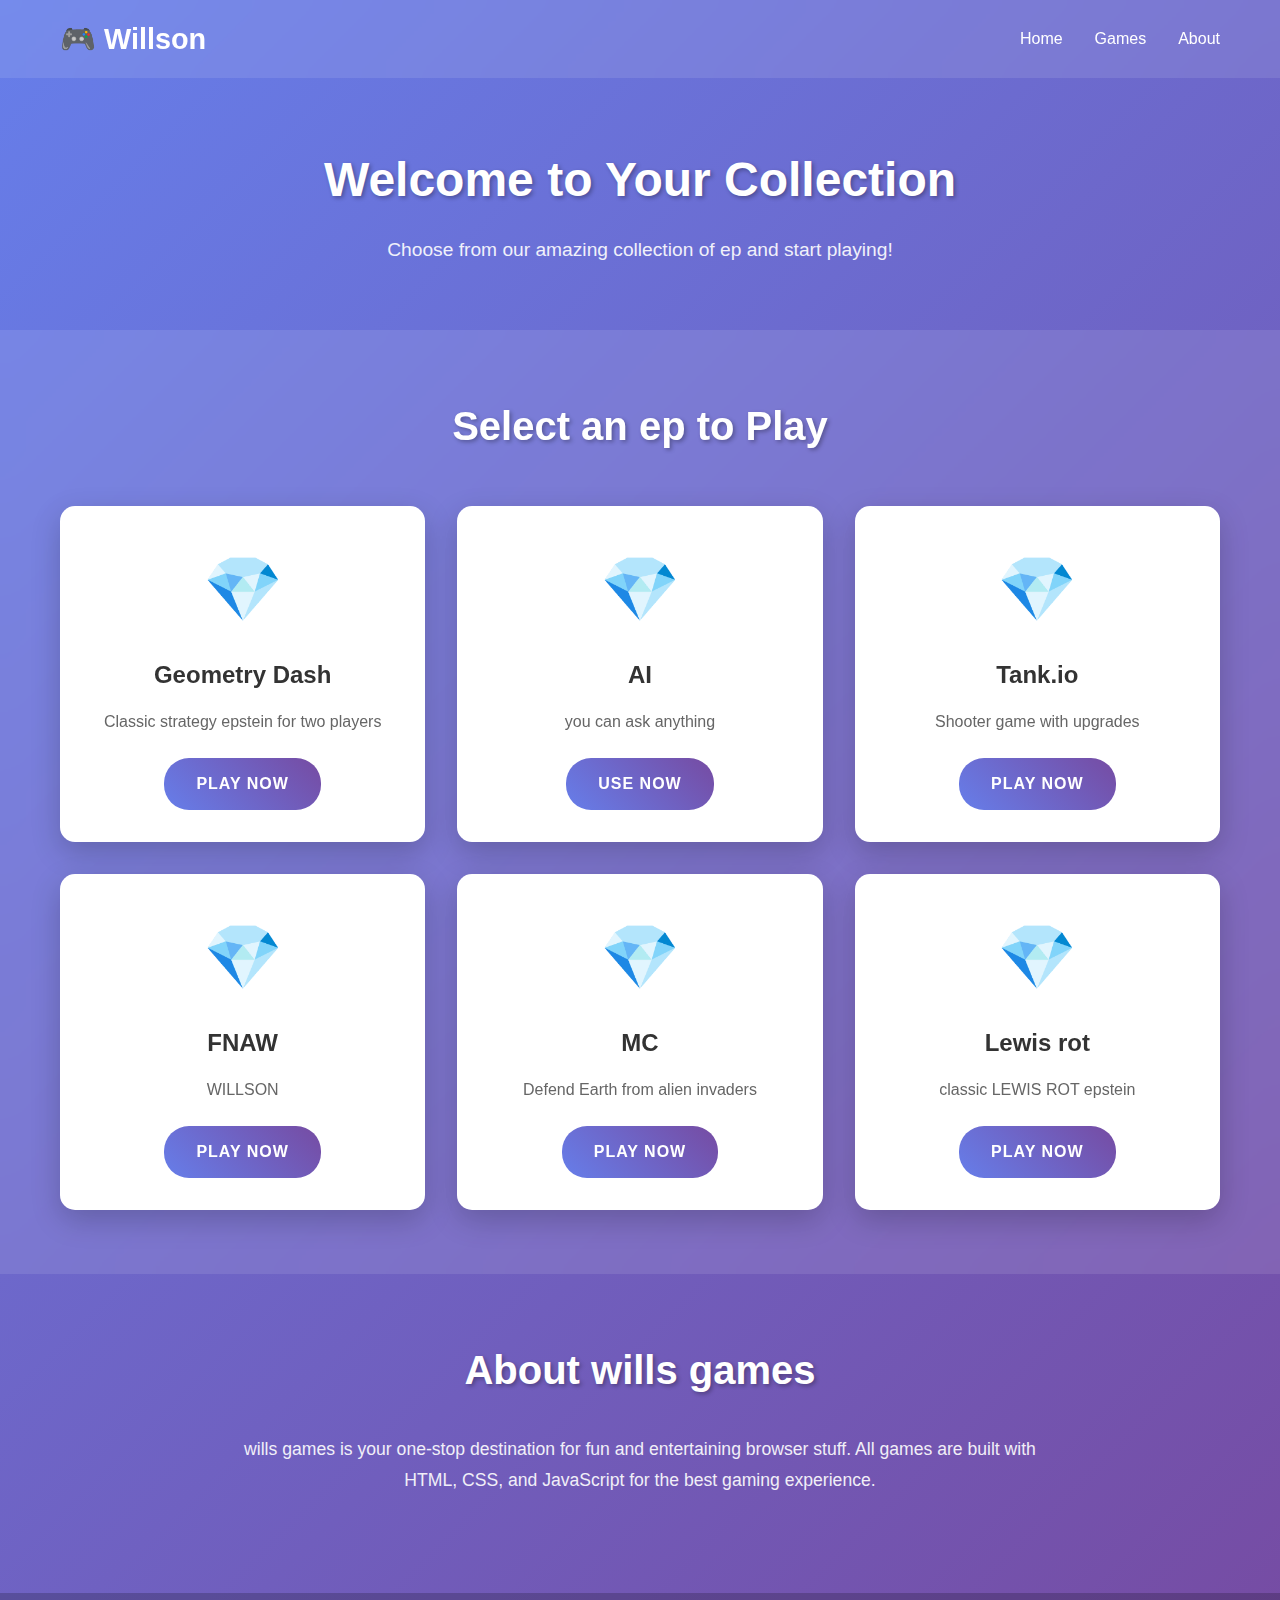
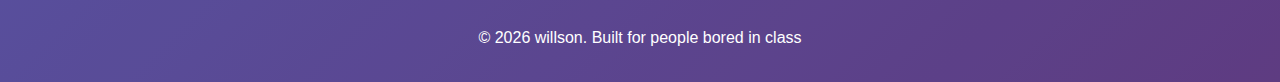
<file: index.html>
<!DOCTYPE html>
<html lang="en">
<head>
    <meta charset="UTF-8">
    <meta name="viewport" content="width=device-width, initial-scale=1.0">
    <title>Willson </title>
    <link rel="stylesheet" href="styles.css">
</head>
<body>
    <header>
        <div class="container">
            <h1 class="logo">🎮 Willson </h1>
            <nav>
                <ul>
                    <li><a href="#home">Home</a></li>
                    <li><a href="#games">Games</a></li>
                    <li><a href="#about">About</a></li>
                </ul>
            </nav>
        </div>
    </header>

    <main>
        <section id="hero">
            <div class="container">
                <h2>Welcome to Your Collection</h2>
                <p>Choose from our amazing collection of ep and start playing!</p>
            </div>
        </section>

        <section id="games" class="games-section">
            <div class="container">
                <h2>Select an ep to Play</h2>
                <div class="games-grid">
                    <div class="game-card">
                        <div class="game-icon">💎</div>
                        <h3>Geometry Dash</h3>
                        <p>Classic strategy epstein for two players</p>
                        <a href="geometry.htm" class="play-btn">Play Now</a>
                    </div>

                    <div class="game-card">
                        <div class="game-icon">💎</div>
                        <h3>AI</h3>
                        <p>you can ask anything</p>
                        <a href="clai.html" class="play-btn">Use Now</a>
                    </div>

                    <div class="game-card">
                        <div class="game-icon">💎</div>
                        <h3>Tank.io</h3>
                        <p>Shooter game with upgrades</p>
                        <a href="Tank-io.html" class="play-btn">Play Now</a>
                    </div>

                    <div class="game-card">
                        <div class="game-icon">💎</div>
                        <h3>FNAW</h3>
                        <p>WILLSON</p>
                        <a href="FNAW.htm" class="play-btn">Play Now</a>
                    </div>

                    <div class="game-card">
                        <div class="game-icon">💎</div>
                        <h3>MC</h3>
                        <p>Defend Earth from alien invaders</p>
                        <a href="mc.htm" class="play-btn">Play Now</a>
                    </div>

                    <div class="game-card">
                        <div class="game-icon">💎</div>
                        <h3>Lewis rot</h3>
                        <p>classic LEWIS ROT epstein</p>
                        <a href="Lewis-rot.htm" class="play-btn">Play Now</a>
                    </div>
                </div>
            </div>
        </section>

        <section id="about">
            <div class="container">
                <h2>About wills games</h2>
                <p>wills games is your one-stop destination for fun and entertaining browser stuff. All games are built with HTML, CSS, and JavaScript for the best gaming experience.</p>
            </div>
        </section>
    </main>

    <footer>
        <div class="container">
            <p>&copy; 2026 willson. Built for people bored in class</p>
        </div>
    </footer>
</body>
</html>
</file>
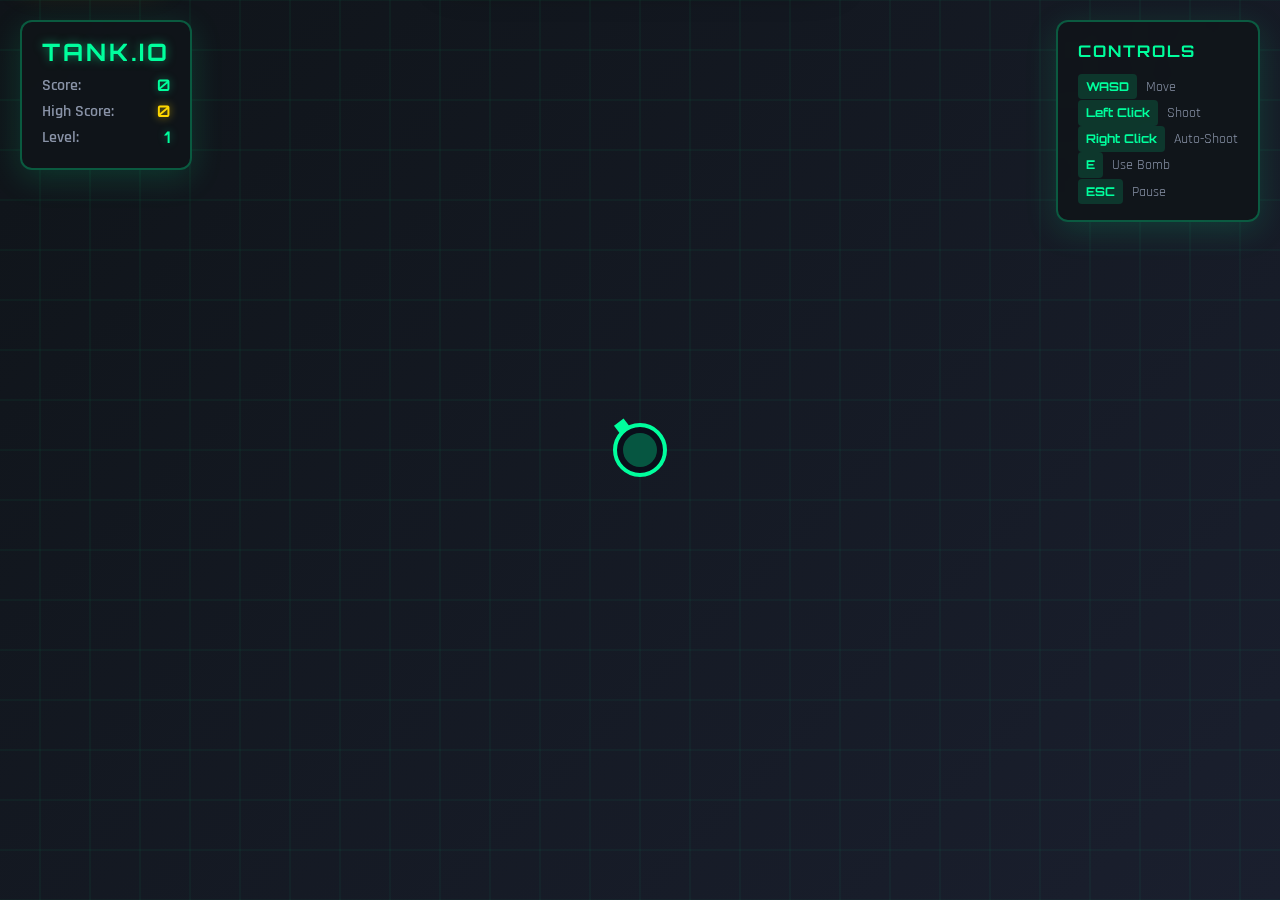
<file: Tank-io.html>
<!DOCTYPE html>
<html lang="en">
<head>
    <meta charset="UTF-8">
    <meta name="viewport" content="width=device-width, initial-scale=1.0">
    <title>Tank.io - Battle Arena</title>
    <style>
        @import url('https://fonts.googleapis.com/css2?family=Orbitron:wght@700;900&family=Rajdhani:wght@500;600&display=swap');
        
        * {
            margin: 0;
            padding: 0;
            box-sizing: border-box;
        }
        
        body {
            overflow: hidden;
            font-family: 'Rajdhani', sans-serif;
            background: #0a0e1a;
            color: #fff;
        }
        
        #gameCanvas {
            display: block;
            background: linear-gradient(135deg, #0f1419 0%, #1a1f2e 100%);
            cursor: crosshair;
        }
        
        #ui {
            position: fixed;
            top: 0;
            left: 0;
            width: 100%;
            pointer-events: none;
            z-index: 10;
        }
        
        #stats {
            position: absolute;
            top: 20px;
            left: 20px;
            background: rgba(15, 20, 25, 0.85);
            backdrop-filter: blur(10px);
            padding: 15px 20px;
            border-radius: 12px;
            border: 2px solid rgba(0, 255, 157, 0.3);
            box-shadow: 0 8px 32px rgba(0, 255, 157, 0.15);
        }
        
        #stats h2 {
            font-family: 'Orbitron', sans-serif;
            font-size: 24px;
            color: #00ff9d;
            text-transform: uppercase;
            letter-spacing: 3px;
            margin-bottom: 8px;
            text-shadow: 0 0 10px rgba(0, 255, 157, 0.5);
        }
        
        .stat-row {
            display: flex;
            justify-content: space-between;
            font-size: 16px;
            margin: 5px 0;
            font-weight: 600;
        }
        
        .high-score {
            color: #ffd700 !important;
            text-shadow: 0 0 8px rgba(255, 215, 0, 0.6) !important;
        }
        
        .stat-label {
            color: #8892a6;
            margin-right: 20px;
        }
        
        .stat-value {
            color: #00ff9d;
            font-family: 'Orbitron', sans-serif;
            text-shadow: 0 0 8px rgba(0, 255, 157, 0.4);
        }
        
        #health-bar {
            position: absolute;
            bottom: 20px;
            left: 50%;
            transform: translateX(-50%);
            width: 400px;
            height: 40px;
            background: rgba(15, 20, 25, 0.85);
            backdrop-filter: blur(10px);
            border-radius: 20px;
            border: 2px solid rgba(0, 255, 157, 0.3);
            overflow: visible;
            box-shadow: 0 8px 32px rgba(0, 0, 0, 0.3);
        }
        
        #health-fill {
            height: 100%;
            background: linear-gradient(90deg, #00ff9d 0%, #00d4aa 100%);
            transition: width 0.3s ease;
            box-shadow: 0 0 20px rgba(0, 255, 157, 0.6);
            border-radius: 18px;
        }
        
        #health-text {
            position: absolute;
            top: 50%;
            left: 50%;
            transform: translate(-50%, -50%);
            font-family: 'Orbitron', sans-serif;
            font-weight: 700;
            font-size: 16px;
            color: #fff;
            text-shadow: 0 2px 4px rgba(0, 0, 0, 0.8);
        }

        #kill-feed {
            position: absolute;
            bottom: 70px;
            left: 50%;
            transform: translateX(-50%);
            display: flex;
            flex-direction: column;
            align-items: center;
            gap: 5px;
            pointer-events: none;
        }

        .kill-notification {
            font-family: 'Orbitron', sans-serif;
            font-size: 20px;
            font-weight: 700;
            color: #00ff9d;
            text-shadow: 0 0 10px rgba(0, 255, 157, 0.8);
            animation: killFade 2s ease-out forwards;
        }

        @keyframes killFade {
            0% {
                opacity: 1;
                transform: translateY(0);
            }
            70% {
                opacity: 1;
            }
            100% {
                opacity: 0;
                transform: translateY(-20px);
            }
        }

        #bomb-counter {
            position: absolute;
            bottom: 20px;
            left: 20px;
            background: rgba(15, 20, 25, 0.85);
            backdrop-filter: blur(10px);
            padding: 12px 18px;
            border-radius: 12px;
            border: 2px solid rgba(255, 193, 7, 0.3);
            box-shadow: 0 8px 32px rgba(255, 193, 7, 0.15);
            font-family: 'Orbitron', sans-serif;
            font-size: 16px;
            font-weight: 700;
            color: #ffc107;
            text-shadow: 0 0 8px rgba(255, 193, 7, 0.4);
        }
        
        #controls {
            position: absolute;
            top: 20px;
            right: 20px;
            background: rgba(15, 20, 25, 0.85);
            backdrop-filter: blur(10px);
            padding: 15px 20px;
            border-radius: 12px;
            border: 2px solid rgba(0, 255, 157, 0.3);
            box-shadow: 0 8px 32px rgba(0, 255, 157, 0.15);
            font-size: 14px;
            line-height: 1.8;
        }
        
        #controls h3 {
            font-family: 'Orbitron', sans-serif;
            color: #00ff9d;
            margin-bottom: 8px;
            font-size: 16px;
            text-transform: uppercase;
            letter-spacing: 2px;
        }
        
        .control-item {
            color: #8892a6;
        }
        
        .control-key {
            display: inline-block;
            background: rgba(0, 255, 157, 0.15);
            color: #00ff9d;
            padding: 2px 8px;
            border-radius: 4px;
            font-family: 'Orbitron', sans-serif;
            font-weight: 700;
            font-size: 12px;
            margin-right: 5px;
        }
        
        .upgrades-grid {
            display: grid;
            grid-template-columns: repeat(2, 1fr);
            gap: 12px;
        }
        
        .upgrade-item {
            background: rgba(0, 255, 157, 0.08);
            padding: 12px;
            border-radius: 8px;
            border: 2px solid rgba(0, 255, 157, 0.2);
            transition: all 0.3s ease;
        }
        
        .upgrade-item:hover {
            border-color: rgba(0, 255, 157, 0.5);
            background: rgba(0, 255, 157, 0.12);
        }
        
        .upgrade-header {
            display: flex;
            justify-content: space-between;
            align-items: center;
            margin-bottom: 8px;
        }
        
        .upgrade-name {
            font-family: 'Orbitron', sans-serif;
            color: #00ff9d;
            font-size: 14px;
            font-weight: 700;
        }
        
        .upgrade-level {
            color: #8892a6;
            font-size: 12px;
        }
        
        .upgrade-description {
            color: #8892a6;
            font-size: 12px;
            margin-bottom: 8px;
        }
        
        .upgrade-btn {
            width: 100%;
            background: linear-gradient(135deg, #00ff9d 0%, #00d4aa 100%);
            color: #0a0e1a;
            border: none;
            padding: 8px;
            font-family: 'Orbitron', sans-serif;
            font-weight: 700;
            font-size: 12px;
            border-radius: 6px;
            cursor: pointer;
            transition: all 0.3s ease;
            text-transform: uppercase;
            pointer-events: all;
        }
        
        .upgrade-btn:hover {
            transform: translateY(-2px);
            box-shadow: 0 4px 12px rgba(0, 255, 157, 0.4);
        }
        
        .upgrade-btn:active {
            transform: translateY(0);
        }
        
        .upgrade-btn:disabled {
            background: rgba(136, 146, 166, 0.3);
            color: #8892a6;
            cursor: not-allowed;
            transform: none;
        }
        
        #pause-overlay {
            position: fixed;
            top: 0;
            left: 0;
            width: 100%;
            height: 100%;
            background: rgba(10, 14, 26, 0.9);
            backdrop-filter: blur(10px);
            display: none;
            justify-content: center;
            align-items: center;
            z-index: 100;
            overflow-y: auto;
        }
        
        #pause-overlay.show {
            display: flex;
        }
        
        .pause-content {
            text-align: center;
            pointer-events: all;
            max-width: 800px;
            padding: 40px;
        }
        
        .pause-content h1 {
            font-family: 'Orbitron', sans-serif;
            font-size: 64px;
            color: #00ff9d;
            margin-bottom: 10px;
            text-transform: uppercase;
            letter-spacing: 8px;
            text-shadow: 0 0 30px rgba(0, 255, 157, 0.8);
            animation: pulse 2s ease-in-out infinite;
        }
        
        @keyframes pulse {
            0%, 100% { opacity: 1; }
            50% { opacity: 0.7; }
        }
        
        .pause-text {
            color: #8892a6;
            font-size: 18px;
            margin-bottom: 30px;
        }
        
        .pause-upgrades {
            background: rgba(15, 20, 25, 0.85);
            backdrop-filter: blur(10px);
            padding: 25px;
            border-radius: 12px;
            border: 2px solid rgba(0, 255, 157, 0.3);
            box-shadow: 0 8px 32px rgba(0, 255, 157, 0.15);
            margin-top: 20px;
        }
        
        .pause-upgrades h3 {
            font-family: 'Orbitron', sans-serif;
            color: #00ff9d;
            margin-bottom: 20px;
            font-size: 24px;
            text-transform: uppercase;
            letter-spacing: 2px;
        }
        
        .upgrades-container {
            display: grid;
            grid-template-columns: 1fr 1fr;
            gap: 20px;
        }
        
        .upgrade-section {
            background: rgba(15, 20, 25, 0.85);
            backdrop-filter: blur(10px);
            padding: 20px;
            border-radius: 12px;
            border: 2px solid rgba(0, 255, 157, 0.3);
            box-shadow: 0 8px 32px rgba(0, 255, 157, 0.15);
        }
        
        .upgrade-section h4 {
            font-family: 'Orbitron', sans-serif;
            color: #00ff9d;
            margin-bottom: 15px;
            font-size: 18px;
            text-transform: uppercase;
            letter-spacing: 2px;
            text-align: center;
        }
        
        .special-upgrade-section {
            border-color: rgba(255, 215, 0, 0.5);
        }
        
        .special-upgrade-section h4 {
            color: #ffd700;
        }
        
        .special-upgrade-item {
            background: rgba(255, 215, 0, 0.08);
            padding: 15px;
            border-radius: 8px;
            border: 2px solid rgba(255, 215, 0, 0.3);
            transition: all 0.3s ease;
        }
        
        .special-upgrade-item:hover {
            border-color: rgba(255, 215, 0, 0.6);
            background: rgba(255, 215, 0, 0.15);
        }
        
        .special-upgrade-name {
            font-family: 'Orbitron', sans-serif;
            color: #ffd700;
            font-size: 14px;
            font-weight: 700;
        }
        
        .special-upgrade-btn {
            background: linear-gradient(135deg, #ffd700 0%, #ffed4e 100%);
            color: #0a0e1a;
        }
        
        .special-upgrade-btn:hover {
            box-shadow: 0 4px 12px rgba(255, 215, 0, 0.4);
        }
        
        #game-over {
            position: fixed;
            top: 50%;
            left: 50%;
            transform: translate(-50%, -50%) scale(0);
            background: rgba(15, 20, 25, 0.95);
            backdrop-filter: blur(20px);
            padding: 40px 60px;
            border-radius: 20px;
            border: 3px solid #00ff9d;
            text-align: center;
            pointer-events: none;
            transition: transform 0.5s cubic-bezier(0.68, -0.55, 0.265, 1.55);
            box-shadow: 0 20px 60px rgba(0, 255, 157, 0.3);
            z-index: 200;
        }
        
        #game-over.show {
            transform: translate(-50%, -50%) scale(1);
            pointer-events: all;
        }
        
        #game-over h1 {
            font-family: 'Orbitron', sans-serif;
            font-size: 48px;
            color: #00ff9d;
            margin-bottom: 20px;
            text-transform: uppercase;
            letter-spacing: 5px;
            text-shadow: 0 0 20px rgba(0, 255, 157, 0.8);
        }
        
        #final-score {
            font-size: 24px;
            margin-bottom: 30px;
            color: #8892a6;
        }
        
        #restart-btn {
            background: linear-gradient(135deg, #00ff9d 0%, #00d4aa 100%);
            color: #0a0e1a;
            border: none;
            padding: 15px 40px;
            font-size: 18px;
            font-family: 'Orbitron', sans-serif;
            font-weight: 700;
            border-radius: 10px;
            cursor: pointer;
            text-transform: uppercase;
            letter-spacing: 2px;
            transition: all 0.3s ease;
            box-shadow: 0 8px 24px rgba(0, 255, 157, 0.4);
            pointer-events: all;
        }
        
        #restart-btn:hover {
            transform: translateY(-2px);
            box-shadow: 0 12px 32px rgba(0, 255, 157, 0.6);
        }
        
        #restart-btn:active {
            transform: translateY(0);
        }

        #screen-effect {
            position: fixed;
            top: 0;
            left: 0;
            width: 100%;
            height: 100%;
            pointer-events: none;
            z-index: 5;
            opacity: 0;
            transition: opacity 0.1s ease;
        }

        #level-complete-banner {
            position: fixed;
            top: 50%;
            left: 50%;
            transform: translate(-50%, -50%) scale(0);
            background: rgba(0, 255, 157, 0.95);
            backdrop-filter: blur(20px);
            padding: 30px 60px;
            border-radius: 20px;
            border: 3px solid #00ff9d;
            text-align: center;
            pointer-events: none;
            transition: transform 0.3s cubic-bezier(0.68, -0.55, 0.265, 1.55);
            box-shadow: 0 20px 60px rgba(0, 255, 157, 0.6);
            z-index: 50;
        }

        #level-complete-banner.show {
            transform: translate(-50%, -50%) scale(1);
        }

        #level-complete-banner h1 {
            font-family: 'Orbitron', sans-serif;
            font-size: 48px;
            color: #0a0e1a;
            margin: 0;
            text-transform: uppercase;
            letter-spacing: 5px;
            text-shadow: 0 0 20px rgba(255, 255, 255, 0.5);
        }

        #boss-health-bar {
            position: absolute;
            top: 80px;
            left: 50%;
            transform: translateX(-50%);
            width: 400px;
            background: rgba(15, 20, 25, 0.85);
            backdrop-filter: blur(10px);
            padding: 15px;
            border-radius: 12px;
            border: 2px solid rgba(138, 43, 226, 0.5);
            box-shadow: 0 8px 32px rgba(138, 43, 226, 0.3);
            display: none;
        }

        #boss-health-bar.show {
            display: block;
        }

        .boss-name {
            font-family: 'Orbitron', sans-serif;
            color: #8a2be2;
            font-size: 16px;
            margin-bottom: 8px;
            text-transform: uppercase;
            letter-spacing: 2px;
            text-shadow: 0 0 10px rgba(138, 43, 226, 0.6);
        }

        .boss-bar-container {
            width: 100%;
            height: 20px;
            background: rgba(15, 20, 25, 0.85);
            border-radius: 10px;
            overflow: hidden;
            border: 2px solid rgba(138, 43, 226, 0.3);
            position: relative;
        }

        #boss-health-fill {
            height: 100%;
            background: linear-gradient(90deg, #8a2be2 0%, #9370db 100%);
            transition: width 0.3s ease;
            box-shadow: 0 0 20px rgba(138, 43, 226, 0.6);
        }

        .boss-health-text {
            position: absolute;
            top: 50%;
            left: 50%;
            transform: translate(-50%, -50%);
            font-family: 'Orbitron', sans-serif;
            font-weight: 700;
            font-size: 12px;
            color: #fff;
            text-shadow: 0 2px 4px rgba(0, 0, 0, 0.8);
        }
    </style>
</head>
<body>
    <canvas id="gameCanvas"></canvas>
    
    <div id="screen-effect"></div>

    <div id="ui">
        <div id="stats">
            <h2>Tank.io</h2>
            <div class="stat-row">
                <span class="stat-label">Score:</span>
                <span class="stat-value" id="score">0</span>
            </div>
            <div class="stat-row">
                <span class="stat-label">High Score:</span>
                <span class="stat-value high-score" id="highScore">0</span>
            </div>
            <div class="stat-row">
                <span class="stat-label">Level:</span>
                <span class="stat-value" id="level">1</span>
            </div>
        </div>

        <div id="boss-health-bar">
            <div class="boss-name">BOSS</div>
            <div class="boss-bar-container">
                <div id="boss-health-fill"></div>
                <div class="boss-health-text" id="boss-health-text">1000 / 1000</div>
            </div>
        </div>
        
        <div id="controls">
            <h3>Controls</h3>
            <div class="control-item"><span class="control-key">WASD</span> Move</div>
            <div class="control-item"><span class="control-key">Left Click</span> Shoot</div>
            <div class="control-item"><span class="control-key">Right Click</span> Auto-Shoot</div>
            <div class="control-item"><span class="control-key">E</span> Use Bomb</div>
            <div class="control-item"><span class="control-key">ESC</span> Pause</div>
        </div>
        
        <div id="health-bar">
            <div id="health-fill"></div>
            <div id="health-text">100 / 100</div>
        </div>

        <div id="kill-feed"></div>

        <div id="bomb-counter">Bombs: 0/2</div>

        <div id="level-complete-banner">
            <h1>LEVEL COMPLETE</h1>
        </div>
        
        <div id="pause-overlay">
            <div class="pause-content">
                <h1>PAUSED</h1>
                <p class="pause-text">Press ESC to resume</p>
                
                <div class="pause-upgrades">
                    <h3>Upgrades</h3>
                    <div class="upgrades-container">
                        <div class="upgrade-section">
                            <h4>Standard Upgrades</h4>
                            <div class="upgrades-grid">
                                <div class="upgrade-item">
                                    <div class="upgrade-header">
                                        <span class="upgrade-name">Fire Rate</span>
                                        <span class="upgrade-level" id="fireRateLevel">Lv 0</span>
                                    </div>
                                    <div class="upgrade-description">Shoot faster</div>
                                    <button class="upgrade-btn" id="fireRateBtn" onclick="purchaseUpgrade('fireRate')">
                                        Buy (50 pts)
                                    </button>
                                </div>
                                
                                <div class="upgrade-item">
                                    <div class="upgrade-header">
                                        <span class="upgrade-name">Damage</span>
                                        <span class="upgrade-level" id="damageLevel">Lv 0</span>
                                    </div>
                                    <div class="upgrade-description">Deal more damage</div>
                                    <button class="upgrade-btn" id="damageBtn" onclick="purchaseUpgrade('damage')">
                                        Buy (50 pts)
                                    </button>
                                </div>
                                
                                <div class="upgrade-item">
                                    <div class="upgrade-header">
                                        <span class="upgrade-name">Max Health</span>
                                        <span class="upgrade-level" id="healthLevel">Lv 0</span>
                                    </div>
                                    <div class="upgrade-description">Increase max HP</div>
                                    <button class="upgrade-btn" id="healthBtn" onclick="purchaseUpgrade('health')">
                                        Buy (75 pts)
                                    </button>
                                </div>
                                
                                <div class="upgrade-item">
                                    <div class="upgrade-header">
                                        <span class="upgrade-name">Speed</span>
                                        <span class="upgrade-level" id="speedLevel">Lv 0</span>
                                    </div>
                                    <div class="upgrade-description">Move faster</div>
                                    <button class="upgrade-btn" id="speedBtn" onclick="purchaseUpgrade('speed')">
                                        Buy (40 pts)
                                    </button>
                                </div>
                            </div>
                        </div>
                        
                        <div class="upgrade-section special-upgrade-section">
                            <h4>Special Upgrades</h4>
                            <div class="special-upgrade-item">
                                <div class="upgrade-header">
                                    <span class="special-upgrade-name">Hire a Recruit</span>
                                    <span class="upgrade-level" id="recruitLevel">0 / 6</span>
                                </div>
                                <div class="upgrade-description">Mini tank orbits and auto-targets enemies. 50% slower fire rate, 50% more damage.</div>
                                <button class="upgrade-btn special-upgrade-btn" id="recruitBtn" onclick="purchaseUpgrade('recruit')">
                                    Hire (150 pts)
                                </button>
                            </div>
                        </div>
                    </div>
                </div>
            </div>
        </div>
        
        <div id="game-over">
            <h1>Game Over</h1>
            <div id="final-score"></div>
            <button id="restart-btn">Play Again</button>
        </div>
    </div>

    <script>
        const canvas = document.getElementById('gameCanvas');
        const ctx = canvas.getContext('2d');
        
        canvas.width = window.innerWidth;
        canvas.height = window.innerHeight;
        
        const MAP_WIDTH = 2500;
        const MAP_HEIGHT = 2500;
        
        const camera = {
            x: 0,
            y: 0
        };
        
        window.addEventListener('resize', () => {
            canvas.width = window.innerWidth;
            canvas.height = window.innerHeight;
        });
        
        const game = {
            score: 0,
            highScore: localStorage.getItem('tankio-highscore') || 0,
            level: 1,
            isGameOver: false,
            isPaused: false,
            difficulty: 1,
            lastDifficultyIncrease: 0,
            scoreForNextLevel: 500,
            currentBoss: null,
            bombCount: 0,
            maxBombs: 2
        };

        function addKillNotification(points) {
            const notification = document.createElement('div');
            notification.className = 'kill-notification';
            notification.textContent = `+${points}`;
            
            const killFeed = document.getElementById('kill-feed');
            killFeed.appendChild(notification);
            
            setTimeout(() => {
                notification.remove();
            }, 2000);
        }

        function triggerScreenEffect(color, duration = 200) {
            const effect = document.getElementById('screen-effect');
            effect.style.backgroundColor = color;
            effect.style.opacity = '0.5';
            
            setTimeout(() => {
                effect.style.opacity = '0';
            }, duration);
        }

        function showLevelComplete() {
            const banner = document.getElementById('level-complete-banner');
            banner.classList.add('show');
            
            setTimeout(() => {
                banner.classList.remove('show');
            }, 1000);
        }

        function updateBombCounter() {
            document.getElementById('bomb-counter').textContent = `Bombs: ${game.bombCount}/${game.maxBombs}`;
        }
        
        const items = [];
        const recruits = [];
        
        const upgrades = {
            fireRate: { level: 0, cost: 50, costIncrease: 25, maxLevel: 10 },
            damage: { level: 0, cost: 50, costIncrease: 30, maxLevel: 10 },
            health: { level: 0, cost: 75, costIncrease: 40, maxLevel: 8 },
            speed: { level: 0, cost: 40, costIncrease: 20, maxLevel: 10 },
            recruit: { level: 0, baseCost: 150, maxLevel: 6 }
        };

        function getRecruitCost() {
            return upgrades.recruit.baseCost * Math.pow(2, upgrades.recruit.level);
        }
        
        const player = {
            x: MAP_WIDTH / 2,
            y: MAP_HEIGHT / 2,
            radius: 25,
            angle: 0,
            speed: 3,
            baseSpeed: 3,
            health: 100,
            maxHealth: 100,
            baseMaxHealth: 100,
            color: '#00ff9d',
            barrelLength: 35,
            barrelWidth: 12,
            bulletDamage: 25,
            baseBulletDamage: 25,
            fireRate: 500,
            baseFireRate: 500,
            lastShot: 0
        };
        
        const keys = {};
        const mouse = {
            x: canvas.width / 2,
            y: canvas.height / 2,
            rightDown: false
        };
        
        window.addEventListener('keydown', (e) => {
            keys[e.key.toLowerCase()] = true;
            
            if (e.key.toLowerCase() === 'e') {
                useItem();
            }
            
            if (e.key === 'Escape') {
                if (!game.isGameOver) {
                    game.isPaused = !game.isPaused;
                    document.getElementById('pause-overlay').classList.toggle('show', game.isPaused);
                }
            }
        });
        
        window.addEventListener('keyup', (e) => {
            keys[e.key.toLowerCase()] = false;
        });
        
        canvas.addEventListener('mousemove', (e) => {
            mouse.x = e.clientX + camera.x;
            mouse.y = e.clientY + camera.y;
        });
        
        canvas.addEventListener('click', () => {
            if (!game.isGameOver && !game.isPaused) {
                const now = Date.now();
                if (now - player.lastShot >= player.fireRate) {
                    shootBullet();
                    player.lastShot = now;
                }
            }
        });
        
        canvas.addEventListener('mousedown', (e) => {
            if (e.button === 2) {
                mouse.rightDown = true;
                e.preventDefault();
            }
        });
        
        canvas.addEventListener('mouseup', (e) => {
            if (e.button === 2) {
                mouse.rightDown = false;
            }
        });
        
        canvas.addEventListener('contextmenu', (e) => {
            e.preventDefault();
        });
        
        const bullets = [];
        const recruitBullets = [];
        
        function shootBullet() {
            const angle = Math.atan2(mouse.y - player.y, mouse.x - player.x);
            bullets.push({
                x: player.x + Math.cos(angle) * (player.radius + player.barrelLength),
                y: player.y + Math.sin(angle) * (player.radius + player.barrelLength),
                vx: Math.cos(angle) * 8,
                vy: Math.sin(angle) * 8,
                radius: 6,
                damage: player.bulletDamage
            });
        }
        
        function shootRecruitBullet(recruit) {
            let nearestEnemy = null;
            let nearestDist = Infinity;
            
            for (const shape of shapes) {
                const dist = Math.sqrt(
                    (shape.x - recruit.x) ** 2 + 
                    (shape.y - recruit.y) ** 2
                );
                if (dist < nearestDist) {
                    nearestDist = dist;
                    nearestEnemy = shape;
                }
            }
            
            if (nearestEnemy) {
                const angle = Math.atan2(nearestEnemy.y - recruit.y, nearestEnemy.x - recruit.x);
                recruitBullets.push({
                    x: recruit.x + Math.cos(angle) * (recruit.radius + recruit.barrelLength),
                    y: recruit.y + Math.sin(angle) * (recruit.radius + recruit.barrelLength),
                    vx: Math.cos(angle) * 8,
                    vy: Math.sin(angle) * 8,
                    radius: 5,
                    damage: recruit.damage,
                    target: nearestEnemy
                });
            }
        }
        
        function createRecruit() {
            const index = recruits.length;
            const angleOffset = (Math.PI * 2 / 6) * index;
            
            recruits.push({
                radius: 15,
                barrelLength: 20,
                barrelWidth: 8,
                damage: player.baseBulletDamage * 1.5,
                fireRate: player.baseFireRate * 1.5,
                lastShot: 0,
                angleOffset: angleOffset,
                orbitRadius: 60,
                x: player.x,
                y: player.y
            });
        }
        
        function createItem() {
            const item = {
                x: Math.random() * (MAP_WIDTH - 100) + 50,
                y: Math.random() * (MAP_HEIGHT - 100) + 50,
                type: 'bomb',
                icon: '💣',
                name: 'Bomb',
                radius: 20
            };
            items.push(item);
        }
        
        function useItem() {
            if (game.bombCount <= 0 || game.isPaused || game.isGameOver) return;
            
            const destroyed = shapes.length;
            shapes.forEach(shape => {
                game.score += shape.points;
                addKillNotification(shape.points);
                if (shape.type === 'boss') {
                    game.currentBoss = null;
                    document.getElementById('boss-health-bar').classList.remove('show');
                }
            });
            shapes.length = 0;
            
            triggerScreenEffect('rgba(255, 85, 85, 0.5)', 300);
            
            game.bombCount--;
            updateBombCounter();
        }
        
        function drawItem(item) {
            ctx.save();
            ctx.translate(item.x, item.y);
            
            const pulse = Math.sin(Date.now() * 0.005) * 0.3 + 0.7;
            ctx.shadowBlur = 20 * pulse;
            ctx.shadowColor = '#ffc107';
            
            ctx.beginPath();
            ctx.arc(0, 0, item.radius, 0, Math.PI * 2);
            ctx.fillStyle = 'rgba(255, 193, 7, 0.2)';
            ctx.fill();
            ctx.strokeStyle = '#ffc107';
            ctx.lineWidth = 3;
            ctx.stroke();
            
            ctx.shadowBlur = 0;
            ctx.font = '30px Arial';
            ctx.textAlign = 'center';
            ctx.textBaseline = 'middle';
            ctx.fillText(item.icon, 0, 0);
            
            ctx.restore();
        }
        
        const shapes = [];
        
        function createBoss() {
            if (game.currentBoss) return;

            let x, y;
            do {
                x = Math.random() * MAP_WIDTH;
                y = Math.random() * MAP_HEIGHT;
            } while (Math.sqrt((x - player.x) ** 2 + (y - player.y) ** 2) < 500);

            const healthMultiplier = 1 + (game.difficulty - 1) * 0.4;
            
            const boss = {
                x: x,
                y: y,
                type: 'boss',
                health: 1000 * healthMultiplier,
                maxHealth: 1000 * healthMultiplier,
                size: 60,
                speed: 0.8,
                color: '#8a2be2',
                rotation: 0,
                points: 200,
                damage: 2
            };
            
            shapes.push(boss);
            game.currentBoss = boss;
            document.getElementById('boss-health-bar').classList.add('show');
        }

        function createShape() {
            const types = ['square', 'triangle', 'pentagon'];
            const type = types[Math.floor(Math.random() * types.length)];
            
            let x, y;
            do {
                x = Math.random() * MAP_WIDTH;
                y = Math.random() * MAP_HEIGHT;
            } while (Math.sqrt((x - player.x) ** 2 + (y - player.y) ** 2) < 300);
            
            const healthMultiplier = 1 + (game.difficulty - 1) * 0.3;
            const speedMultiplier = 1 + (game.difficulty - 1) * 0.15;
            
            const baseHealth = type === 'square' ? 50 : type === 'triangle' ? 75 : 100;
            const baseSpeed = type === 'square' ? 1.5 : type === 'triangle' ? 2 : 1;
            
            const shape = {
                x: x,
                y: y,
                type: type,
                health: baseHealth * healthMultiplier,
                maxHealth: baseHealth * healthMultiplier,
                size: type === 'square' ? 30 : type === 'triangle' ? 35 : 40,
                speed: baseSpeed * speedMultiplier,
                color: type === 'square' ? '#ffcc00' : type === 'triangle' ? '#ff5555' : '#5599ff',
                rotation: 0,
                points: type === 'square' ? 10 : type === 'triangle' ? 25 : 50,
                damage: 0.5
            };
            
            shapes.push(shape);
        }
        
        function drawGrid() {
            ctx.strokeStyle = 'rgba(0, 255, 157, 0.08)';
            ctx.lineWidth = 1;
            
            const gridSize = 50;
            
            for (let x = 0; x < MAP_WIDTH; x += gridSize) {
                ctx.beginPath();
                ctx.moveTo(x, 0);
                ctx.lineTo(x, MAP_HEIGHT);
                ctx.stroke();
            }
            
            for (let y = 0; y < MAP_HEIGHT; y += gridSize) {
                ctx.beginPath();
                ctx.moveTo(0, y);
                ctx.lineTo(MAP_WIDTH, y);
                ctx.stroke();
            }
            
            ctx.strokeStyle = 'rgba(0, 255, 157, 0.5)';
            ctx.lineWidth = 4;
            ctx.strokeRect(0, 0, MAP_WIDTH, MAP_HEIGHT);
        }
        
        function drawPlayer() {
            player.angle = Math.atan2(mouse.y - player.y, mouse.x - player.x);
            
            ctx.save();
            ctx.translate(player.x, player.y);
            ctx.rotate(player.angle);
            
            ctx.fillStyle = player.color;
            ctx.fillRect(0, -player.barrelWidth / 2, player.barrelLength, player.barrelWidth);
            
            ctx.restore();
            
            ctx.beginPath();
            ctx.arc(player.x, player.y, player.radius, 0, Math.PI * 2);
            ctx.fillStyle = '#0a0e1a';
            ctx.fill();
            ctx.strokeStyle = player.color;
            ctx.lineWidth = 4;
            ctx.stroke();
            
            ctx.beginPath();
            ctx.arc(player.x, player.y, player.radius - 8, 0, Math.PI * 2);
            ctx.fillStyle = player.color;
            ctx.globalAlpha = 0.3;
            ctx.fill();
            ctx.globalAlpha = 1;
        }
        
        function drawRecruit(recruit) {
            let nearestEnemy = null;
            let nearestDist = Infinity;
            
            for (const shape of shapes) {
                const dist = Math.sqrt(
                    (shape.x - recruit.x) ** 2 + 
                    (shape.y - recruit.y) ** 2
                );
                if (dist < nearestDist) {
                    nearestDist = dist;
                    nearestEnemy = shape;
                }
            }
            
            const angle = nearestEnemy ? 
                Math.atan2(nearestEnemy.y - recruit.y, nearestEnemy.x - recruit.x) : 0;
            
            ctx.save();
            ctx.translate(recruit.x, recruit.y);
            ctx.rotate(angle);
            
            ctx.fillStyle = '#ffd700';
            ctx.fillRect(0, -recruit.barrelWidth / 2, recruit.barrelLength, recruit.barrelWidth);
            
            ctx.restore();
            
            ctx.beginPath();
            ctx.arc(recruit.x, recruit.y, recruit.radius, 0, Math.PI * 2);
            ctx.fillStyle = '#0a0e1a';
            ctx.fill();
            ctx.strokeStyle = '#ffd700';
            ctx.lineWidth = 3;
            ctx.stroke();
            
            ctx.beginPath();
            ctx.arc(recruit.x, recruit.y, recruit.radius - 5, 0, Math.PI * 2);
            ctx.fillStyle = '#ffd700';
            ctx.globalAlpha = 0.3;
            ctx.fill();
            ctx.globalAlpha = 1;
        }
        
        function updateRecruits() {
            const time = Date.now() * 0.001;
            
            for (let i = 0; i < recruits.length; i++) {
                const recruit = recruits[i];
                
                const angle = time + recruit.angleOffset;
                recruit.x = player.x + Math.cos(angle) * recruit.orbitRadius;
                recruit.y = player.y + Math.sin(angle) * recruit.orbitRadius;
                
                const now = Date.now();
                if (now - recruit.lastShot >= recruit.fireRate && shapes.length > 0) {
                    shootRecruitBullet(recruit);
                    recruit.lastShot = now;
                }
            }
        }
        
        function drawBullet(bullet) {
            ctx.beginPath();
            ctx.arc(bullet.x, bullet.y, bullet.radius, 0, Math.PI * 2);
            ctx.fillStyle = '#00ff9d';
            ctx.fill();
            ctx.strokeStyle = '#00d4aa';
            ctx.lineWidth = 2;
            ctx.stroke();
            
            ctx.shadowBlur = 15;
            ctx.shadowColor = '#00ff9d';
            ctx.fill();
            ctx.shadowBlur = 0;
        }
        
        function drawRecruitBullet(bullet) {
            ctx.beginPath();
            ctx.arc(bullet.x, bullet.y, bullet.radius, 0, Math.PI * 2);
            ctx.fillStyle = '#ffd700';
            ctx.fill();
            ctx.strokeStyle = '#ffed4e';
            ctx.lineWidth = 2;
            ctx.stroke();
            
            ctx.shadowBlur = 15;
            ctx.shadowColor = '#ffd700';
            ctx.fill();
            ctx.shadowBlur = 0;
        }
        
        function drawShape(shape) {
            ctx.save();
            ctx.translate(shape.x, shape.y);
            ctx.rotate(shape.rotation);
            
            ctx.fillStyle = shape.color;
            ctx.strokeStyle = '#0a0e1a';
            ctx.lineWidth = 3;
            
            if (shape.type === 'boss') {
                ctx.beginPath();
                for (let i = 0; i < 8; i++) {
                    const angle = (i * Math.PI * 2) / 8;
                    const x = Math.cos(angle) * shape.size;
                    const y = Math.sin(angle) * shape.size;
                    if (i === 0) ctx.moveTo(x, y);
                    else ctx.lineTo(x, y);
                }
                ctx.closePath();
                
                ctx.shadowBlur = 20;
                ctx.shadowColor = shape.color;
                ctx.fill();
                ctx.shadowBlur = 0;
                ctx.lineWidth = 5;
                ctx.stroke();
            } else if (shape.type === 'square') {
                ctx.fillRect(-shape.size / 2, -shape.size / 2, shape.size, shape.size);
                ctx.strokeRect(-shape.size / 2, -shape.size / 2, shape.size, shape.size);
            } else if (shape.type === 'triangle') {
                ctx.beginPath();
                for (let i = 0; i < 3; i++) {
                    const angle = (i * Math.PI * 2) / 3 - Math.PI / 2;
                    const x = Math.cos(angle) * shape.size;
                    const y = Math.sin(angle) * shape.size;
                    if (i === 0) ctx.moveTo(x, y);
                    else ctx.lineTo(x, y);
                }
                ctx.closePath();
                ctx.fill();
                ctx.stroke();
            } else if (shape.type === 'pentagon') {
                ctx.beginPath();
                for (let i = 0; i < 5; i++) {
                    const angle = (i * Math.PI * 2) / 5 - Math.PI / 2;
                    const x = Math.cos(angle) * shape.size;
                    const y = Math.sin(angle) * shape.size;
                    if (i === 0) ctx.moveTo(x, y);
                    else ctx.lineTo(x, y);
                }
                ctx.closePath();
                ctx.fill();
                ctx.stroke();
            }
            
            if (shape.health < shape.maxHealth && shape.type !== 'boss') {
                const barWidth = shape.size * 1.5;
                const barHeight = 4;
                const barY = -shape.size - 10;
                
                ctx.fillStyle = 'rgba(255, 255, 255, 0.2)';
                ctx.fillRect(-barWidth / 2, barY, barWidth, barHeight);
                
                ctx.fillStyle = shape.color;
                const healthWidth = (shape.health / shape.maxHealth) * barWidth;
                ctx.fillRect(-barWidth / 2, barY, healthWidth, barHeight);
            }
            
            ctx.restore();
        }
        
        function updatePlayer() {
            let dx = 0;
            let dy = 0;
            
            if (keys['w']) dy -= 1;
            if (keys['s']) dy += 1;
            if (keys['a']) dx -= 1;
            if (keys['d']) dx += 1;
            
            if (dx !== 0 && dy !== 0) {
                dx *= Math.SQRT1_2;
                dy *= Math.SQRT1_2;
            }
            
            player.x += dx * player.speed;
            player.y += dy * player.speed;
            
            player.x = Math.max(player.radius, Math.min(MAP_WIDTH - player.radius, player.x));
            player.y = Math.max(player.radius, Math.min(MAP_HEIGHT - player.radius, player.y));
            
            camera.x = player.x - window.innerWidth / 2;
            camera.y = player.y - window.innerHeight / 2;
            
            camera.x = Math.max(0, Math.min(MAP_WIDTH - window.innerWidth, camera.x));
            camera.y = Math.max(0, Math.min(MAP_HEIGHT - window.innerHeight, camera.y));
        }
        
        function updateBullets() {
            for (let i = bullets.length - 1; i >= 0; i--) {
                const bullet = bullets[i];
                bullet.x += bullet.vx;
                bullet.y += bullet.vy;
                
                if (bullet.x < 0 || bullet.x > MAP_WIDTH || 
                    bullet.y < 0 || bullet.y > MAP_HEIGHT) {
                    bullets.splice(i, 1);
                }
            }
            
            for (let i = recruitBullets.length - 1; i >= 0; i--) {
                const bullet = recruitBullets[i];
                
                if (bullet.target && shapes.includes(bullet.target)) {
                    const dx = bullet.target.x - bullet.x;
                    const dy = bullet.target.y - bullet.y;
                    const dist = Math.sqrt(dx * dx + dy * dy);
                    
                    if (dist > 0) {
                        const targetVx = (dx / dist) * 8;
                        const targetVy = (dy / dist) * 8;
                        
                        bullet.vx += (targetVx - bullet.vx) * 0.08;
                        bullet.vy += (targetVy - bullet.vy) * 0.08;
                    }
                }
                
                bullet.x += bullet.vx;
                bullet.y += bullet.vy;
                
                if (bullet.x < 0 || bullet.x > MAP_WIDTH || 
                    bullet.y < 0 || bullet.y > MAP_HEIGHT) {
                    recruitBullets.splice(i, 1);
                }
            }
        }
        
        function updateShapes() {
            for (let i = shapes.length - 1; i >= 0; i--) {
                const shape = shapes[i];
                
                const dx = player.x - shape.x;
                const dy = player.y - shape.y;
                const dist = Math.sqrt(dx * dx + dy * dy);
                
                if (dist > 0) {
                    shape.x += (dx / dist) * shape.speed;
                    shape.y += (dy / dist) * shape.speed;
                }
                
                shape.rotation += 0.02;
                
                for (let j = bullets.length - 1; j >= 0; j--) {
                    const bullet = bullets[j];
                    const bDist = Math.sqrt(
                        (bullet.x - shape.x) ** 2 + 
                        (bullet.y - shape.y) ** 2
                    );
                    
                    if (bDist < shape.size + bullet.radius) {
                        shape.health -= bullet.damage;
                        bullets.splice(j, 1);
                        
                        if (shape.health <= 0) {
                            game.score += shape.points;
                            
                            addKillNotification(shape.points);
                            triggerScreenEffect('rgba(255, 255, 255, 0.5)', 100);
                            
                            const newLevel = Math.floor(game.score / game.scoreForNextLevel) + 1;
                            if (newLevel > game.level) {
                                game.level = newLevel;
                                showLevelComplete();
                            }
                            
                            if (shape.type === 'boss') {
                                game.currentBoss = null;
                                document.getElementById('boss-health-bar').classList.remove('show');
                            }
                            
                            shapes.splice(i, 1);
                            break;
                        }
                    }
                }
                
                if (shapes[i]) {
                    for (let j = recruitBullets.length - 1; j >= 0; j--) {
                        const bullet = recruitBullets[j];
                        const bDist = Math.sqrt(
                            (bullet.x - shape.x) ** 2 + 
                            (bullet.y - shape.y) ** 2
                        );
                        
                        if (bDist < shape.size + bullet.radius) {
                            shape.health -= bullet.damage;
                            recruitBullets.splice(j, 1);
                            
                            if (shape.health <= 0) {
                                game.score += shape.points;
                                
                                addKillNotification(shape.points);
                                triggerScreenEffect('rgba(255, 255, 255, 0.5)', 100);
                                
                                const newLevel = Math.floor(game.score / game.scoreForNextLevel) + 1;
                                if (newLevel > game.level) {
                                    game.level = newLevel;
                                    showLevelComplete();
                                }
                                
                                if (shape.type === 'boss') {
                                    game.currentBoss = null;
                                    document.getElementById('boss-health-bar').classList.remove('show');
                                }
                                
                                shapes.splice(i, 1);
                                break;
                            }
                        }
                    }
                }
                
                if (shapes[i]) {
                    const pDist = Math.sqrt(
                        (player.x - shape.x) ** 2 + 
                        (player.y - shape.y) ** 2
                    );
                    
                    if (pDist < shape.size + player.radius) {
                        const damageAmount = shape.damage || 0.5;
                        player.health -= damageAmount;
                        
                        triggerScreenEffect('rgba(255, 0, 0, 0.4)', 150);
                        
                        if (player.health <= 0) {
                            player.health = 0;
                            gameOver();
                        }
                    }
                }
            }

            if (game.currentBoss) {
                const healthPercent = (game.currentBoss.health / game.currentBoss.maxHealth) * 100;
                document.getElementById('boss-health-fill').style.width = healthPercent + '%';
                document.getElementById('boss-health-text').textContent = 
                    Math.floor(game.currentBoss.health) + ' / ' + Math.floor(game.currentBoss.maxHealth);
            }
        }
        
        function updateItems() {
            for (let i = items.length - 1; i >= 0; i--) {
                const item = items[i];
                const dist = Math.sqrt(
                    (player.x - item.x) ** 2 + 
                    (player.y - item.y) ** 2
                );
                
                if (dist < player.radius + item.radius) {
                    if (game.bombCount < game.maxBombs) {
                        game.bombCount++;
                        updateBombCounter();
                        items.splice(i, 1);
                    }
                }
            }
        }
        
        function updateUI() {
            document.getElementById('score').textContent = game.score;
            document.getElementById('highScore').textContent = game.highScore;
            document.getElementById('level').textContent = game.level;
            
            const healthPercent = (player.health / player.maxHealth) * 100;
            document.getElementById('health-fill').style.width = healthPercent + '%';
            document.getElementById('health-text').textContent = 
                Math.floor(player.health) + ' / ' + Math.floor(player.maxHealth);
            
            updateUpgradeUI();
        }
        
        function updateUpgradeUI() {
            const fireRateUpgrade = upgrades.fireRate;
            document.getElementById('fireRateLevel').textContent = `Lv ${fireRateUpgrade.level}`;
            document.getElementById('fireRateBtn').textContent = 
                fireRateUpgrade.level >= fireRateUpgrade.maxLevel ? 'MAX' : `Buy (${fireRateUpgrade.cost} pts)`;
            document.getElementById('fireRateBtn').disabled = 
                game.score < fireRateUpgrade.cost || fireRateUpgrade.level >= fireRateUpgrade.maxLevel;
            
            const damageUpgrade = upgrades.damage;
            document.getElementById('damageLevel').textContent = `Lv ${damageUpgrade.level}`;
            document.getElementById('damageBtn').textContent = 
                damageUpgrade.level >= damageUpgrade.maxLevel ? 'MAX' : `Buy (${damageUpgrade.cost} pts)`;
            document.getElementById('damageBtn').disabled = 
                game.score < damageUpgrade.cost || damageUpgrade.level >= damageUpgrade.maxLevel;
            
            const healthUpgrade = upgrades.health;
            document.getElementById('healthLevel').textContent = `Lv ${healthUpgrade.level}`;
            document.getElementById('healthBtn').textContent = 
                healthUpgrade.level >= healthUpgrade.maxLevel ? 'MAX' : `Buy (${healthUpgrade.cost} pts)`;
            document.getElementById('healthBtn').disabled = 
                game.score < healthUpgrade.cost || healthUpgrade.level >= healthUpgrade.maxLevel;
            
            const speedUpgrade = upgrades.speed;
            document.getElementById('speedLevel').textContent = `Lv ${speedUpgrade.level}`;
            document.getElementById('speedBtn').textContent = 
                speedUpgrade.level >= speedUpgrade.maxLevel ? 'MAX' : `Buy (${speedUpgrade.cost} pts)`;
            document.getElementById('speedBtn').disabled = 
                game.score < speedUpgrade.cost || speedUpgrade.level >= speedUpgrade.maxLevel;
            
            const recruitUpgrade = upgrades.recruit;
            const recruitCost = getRecruitCost();
            document.getElementById('recruitLevel').textContent = `${recruitUpgrade.level} / ${recruitUpgrade.maxLevel}`;
            document.getElementById('recruitBtn').textContent = 
                recruitUpgrade.level >= recruitUpgrade.maxLevel ? 'MAX' : `Hire (${recruitCost} pts)`;
            document.getElementById('recruitBtn').disabled = 
                game.score < recruitCost || recruitUpgrade.level >= recruitUpgrade.maxLevel;
        }
        
        function purchaseUpgrade(type) {
            const upgrade = upgrades[type];
            const cost = type === 'recruit' ? getRecruitCost() : upgrade.cost;
            
            if (game.score >= cost && upgrade.level < upgrade.maxLevel) {
                game.score -= cost;
                upgrade.level++;
                
                if (type !== 'recruit') {
                    upgrade.cost += upgrade.costIncrease;
                }
                
                switch(type) {
                    case 'fireRate':
                        player.fireRate = player.baseFireRate * (1 - upgrade.level * 0.08);
                        break;
                    case 'damage':
                        player.bulletDamage = player.baseBulletDamage * (1 + upgrade.level * 0.25);
                        recruits.forEach(recruit => {
                            recruit.damage = player.baseBulletDamage * 1.5 * (1 + upgrade.level * 0.25);
                        });
                        break;
                    case 'health':
                        const oldMaxHealth = player.maxHealth;
                        player.maxHealth = player.baseMaxHealth * (1 + upgrade.level * 0.25);
                        player.health += (player.maxHealth - oldMaxHealth);
                        break;
                    case 'speed':
                        player.speed = player.baseSpeed * (1 + upgrade.level * 0.15);
                        break;
                    case 'recruit':
                        createRecruit();
                        break;
                }
                
                updateUI();
            }
        }
        
        function gameOver() {
            game.isGameOver = true;
            
            if (game.score > game.highScore) {
                game.highScore = game.score;
                localStorage.setItem('tankio-highscore', game.highScore);
            }
            
            document.getElementById('final-score').textContent = 
                `Final Score: ${game.score}` + 
                (game.score === game.highScore ? ' (NEW HIGH SCORE!)' : '');
            document.getElementById('game-over').classList.add('show');
        }
        
        document.getElementById('restart-btn').addEventListener('click', () => {
            game.score = 0;
            game.level = 1;
            game.isGameOver = false;
            game.isPaused = false;
            game.difficulty = 1;
            game.lastDifficultyIncrease = 0;
            game.currentBoss = null;
            game.bombCount = 0;
            
            upgrades.fireRate = { level: 0, cost: 50, costIncrease: 25, maxLevel: 10 };
            upgrades.damage = { level: 0, cost: 50, costIncrease: 30, maxLevel: 10 };
            upgrades.health = { level: 0, cost: 75, costIncrease: 40, maxLevel: 8 };
            upgrades.speed = { level: 0, cost: 40, costIncrease: 20, maxLevel: 10 };
            upgrades.recruit = { level: 0, baseCost: 150, maxLevel: 6 };
            
            player.health = player.baseMaxHealth;
            player.maxHealth = player.baseMaxHealth;
            player.x = MAP_WIDTH / 2;
            player.y = MAP_HEIGHT / 2;
            player.speed = player.baseSpeed;
            player.bulletDamage = player.baseBulletDamage;
            player.fireRate = player.baseFireRate;
            player.lastShot = 0;
            
            bullets.length = 0;
            recruitBullets.length = 0;
            shapes.length = 0;
            items.length = 0;
            recruits.length = 0;
            document.getElementById('game-over').classList.remove('show');
            document.getElementById('boss-health-bar').classList.remove('show');
            document.getElementById('kill-feed').innerHTML = '';
            updateUI();
            updateBombCounter();
        });
        
        let spawnInterval;
        
        function updateSpawnRate() {
            if (spawnInterval) clearInterval(spawnInterval);
            
            const baseSpawnRate = 2000;
            const spawnRate = Math.max(800, baseSpawnRate - (game.difficulty - 1) * 150);
            
            spawnInterval = setInterval(() => {
                if (!game.isGameOver && !game.isPaused) {
                    const maxShapes = 10 + game.difficulty * 2;
                    if (shapes.length < maxShapes) {
                        createShape();
                    }
                }
            }, spawnRate);
        }
        
        updateSpawnRate();
        
        setInterval(() => {
            if (!game.isGameOver && !game.isPaused && items.length < 3) {
                createItem();
            }
        }, 15000);

        setInterval(() => {
            if (!game.isGameOver && !game.isPaused && !game.currentBoss && game.level >= 2) {
                if (Math.random() < 0.25) {
                    createBoss();
                }
            }
        }, 20000);
        
        function gameLoop() {
            if (!game.isGameOver && !game.isPaused) {
                ctx.setTransform(1, 0, 0, 1, 0, 0);
                ctx.clearRect(0, 0, window.innerWidth, window.innerHeight);
                ctx.translate(-camera.x, -camera.y);
                
                drawGrid();
                
                updatePlayer();
                updateBullets();
                updateShapes();
                updateItems();
                updateRecruits();
                
                if (mouse.rightDown) {
                    const now = Date.now();
                    if (now - player.lastShot >= player.fireRate) {
                        shootBullet();
                        player.lastShot = now;
                    }
                }
                
                drawPlayer();
                recruits.forEach(drawRecruit);
                bullets.forEach(drawBullet);
                recruitBullets.forEach(drawRecruitBullet);
                shapes.forEach(drawShape);
                items.forEach(drawItem);
                
                if (game.score >= game.lastDifficultyIncrease + 500) {
                    game.difficulty++;
                    game.lastDifficultyIncrease = game.score;
                    updateSpawnRate();
                }
                
                ctx.setTransform(1, 0, 0, 1, 0, 0);
                
                updateUI();
            }
            
            requestAnimationFrame(gameLoop);
        }
        
        updateBombCounter();
        gameLoop();
    </script>
</body>
</html>
</file>
<file: styles.css>
* {
    margin: 0;
    padding: 0;
    box-sizing: border-box;
}

body {
    font-family: 'Segoe UI', Tahoma, Geneva, Verdana, sans-serif;
    line-height: 1.6;
    color: #333;
    background: linear-gradient(135deg, #667eea 0%, #764ba2 100%);
    min-height: 100vh;
}

.container {
    max-width: 1200px;
    margin: 0 auto;
    padding: 0 20px;
}

/* Header Styles */
header {
    background: rgba(255, 255, 255, 0.1);
    backdrop-filter: blur(10px);
    padding: 1rem 0;
    position: sticky;
    top: 0;
    z-index: 100;
}

header .container {
    display: flex;
    justify-content: space-between;
    align-items: center;
}

.logo {
    color: white;
    font-size: 1.8rem;
    font-weight: bold;
}

nav ul {
    display: flex;
    list-style: none;
    gap: 2rem;
}

nav a {
    color: white;
    text-decoration: none;
    font-weight: 500;
    transition: color 0.3s ease;
}

nav a:hover {
    color: #ffd700;
}

/* Hero Section */
#hero {
    text-align: center;
    padding: 4rem 0;
    color: white;
}

#hero h2 {
    font-size: 3rem;
    margin-bottom: 1rem;
    text-shadow: 2px 2px 4px rgba(0,0,0,0.3);
}

#hero p {
    font-size: 1.2rem;
    opacity: 0.9;
}

/* Games Section */
.games-section {
    padding: 4rem 0;
    background: rgba(255, 255, 255, 0.1);
    backdrop-filter: blur(10px);
}

.games-section h2 {
    text-align: center;
    color: white;
    font-size: 2.5rem;
    margin-bottom: 3rem;
    text-shadow: 2px 2px 4px rgba(0,0,0,0.3);
}

.games-grid {
    display: grid;
    grid-template-columns: repeat(auto-fit, minmax(300px, 1fr));
    gap: 2rem;
    margin-top: 2rem;
}

.game-card {
    background: white;
    border-radius: 15px;
    padding: 2rem;
    text-align: center;
    box-shadow: 0 10px 30px rgba(0,0,0,0.2);
    transition: transform 0.3s ease, box-shadow 0.3s ease;
    position: relative;
    overflow: hidden;
}

.game-card::before {
    content: '';
    position: absolute;
    top: 0;
    left: -100%;
    width: 100%;
    height: 100%;
    background: linear-gradient(90deg, transparent, rgba(255,255,255,0.3), transparent);
    transition: left 0.5s ease;
}

.game-card:hover::before {
    left: 100%;
}

.game-card:hover {
    transform: translateY(-10px);
    box-shadow: 0 20px 40px rgba(0,0,0,0.3);
}

.game-icon {
    font-size: 4rem;
    margin-bottom: 1rem;
    display: block;
}

.game-card h3 {
    font-size: 1.5rem;
    margin-bottom: 1rem;
    color: #333;
}

.game-card p {
    color: #666;
    margin-bottom: 1.5rem;
    line-height: 1.5;
}

.play-btn {
    display: inline-block;
    background: linear-gradient(45deg, #667eea, #764ba2);
    color: white;
    text-decoration: none;
    padding: 0.8rem 2rem;
    border-radius: 25px;
    font-weight: bold;
    transition: all 0.3s ease;
    text-transform: uppercase;
    letter-spacing: 1px;
}

.play-btn:hover {
    background: linear-gradient(45deg, #764ba2, #667eea);
    transform: scale(1.05);
    box-shadow: 0 5px 15px rgba(0,0,0,0.2);
}

/* About Section */
#about {
    padding: 4rem 0;
    text-align: center;
    color: white;
}

#about h2 {
    font-size: 2.5rem;
    margin-bottom: 2rem;
    text-shadow: 2px 2px 4px rgba(0,0,0,0.3);
}

#about p {
    font-size: 1.1rem;
    max-width: 800px;
    margin: 0 auto;
    opacity: 0.9;
    line-height: 1.8;
}

/* Footer */
footer {
    background: rgba(0,0,0,0.2);
    color: white;
    text-align: center;
    padding: 2rem 0;
    margin-top: 2rem;
}

/* Responsive Design */
@media (max-width: 768px) {
    header .container {
        flex-direction: column;
        gap: 1rem;
    }

    nav ul {
        gap: 1rem;
    }

    #hero h2 {
        font-size: 2rem;
    }

    #hero p {
        font-size: 1rem;
    }

    .games-grid {
        grid-template-columns: 1fr;
        gap: 1.5rem;
    }
</file>
